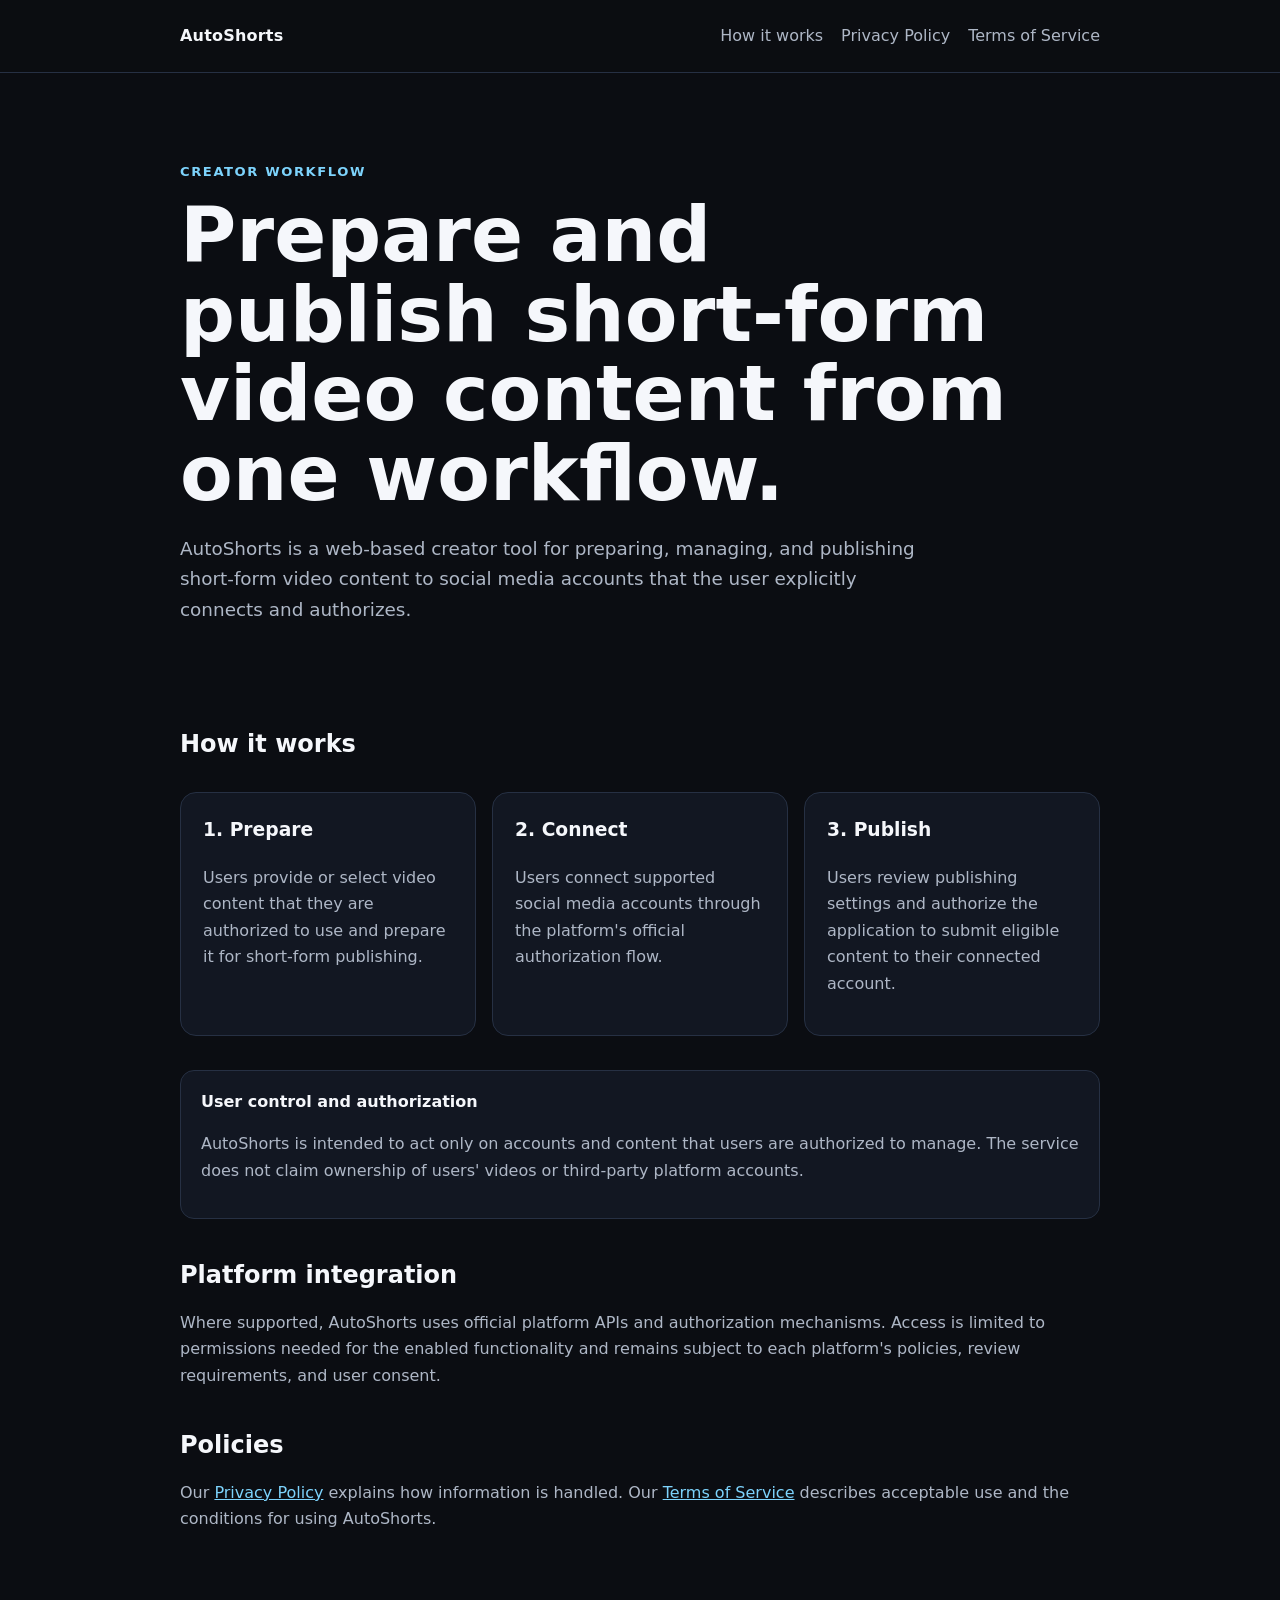
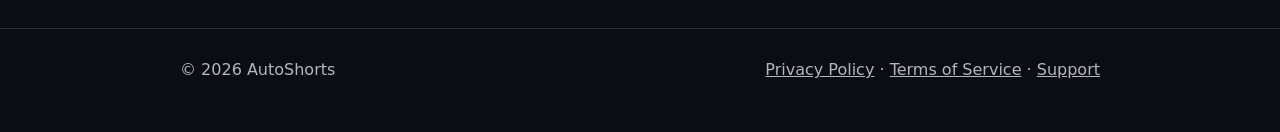
<file: index.html>
<!doctype html>
<html lang="en">
<head>
  <meta charset="utf-8">
  <meta name="viewport" content="width=device-width, initial-scale=1">
  <title>AutoShorts — Short-form video publishing</title>
  <meta name="description" content="Create, manage, and publish short-form video content to connected social media accounts.">
  <link rel="stylesheet" href="styles.css">
</head>
<body>
<header>
  <nav class="wrap">
    <a class="brand" href="./">AutoShorts</a>
    <div class="navlinks">
      <a href="#how-it-works">How it works</a>
      <a href="privacy/">Privacy Policy</a>
      <a href="terms/">Terms of Service</a>
    </div>
  </nav>
</header>

<main>
  <div class="wrap">
    <section class="hero">
      <div class="eyebrow">Creator workflow</div>
      <h1>Prepare and publish short-form video content from one workflow.</h1>
      <p class="lead">AutoShorts is a web-based creator tool for preparing, managing, and publishing short-form video content to social media accounts that the user explicitly connects and authorizes.</p>
    </section>

    <section id="how-it-works">
      <h2>How it works</h2>
      <div class="cards">
        <article class="card">
          <h3>1. Prepare</h3>
          <p>Users provide or select video content that they are authorized to use and prepare it for short-form publishing.</p>
        </article>
        <article class="card">
          <h3>2. Connect</h3>
          <p>Users connect supported social media accounts through the platform's official authorization flow.</p>
        </article>
        <article class="card">
          <h3>3. Publish</h3>
          <p>Users review publishing settings and authorize the application to submit eligible content to their connected account.</p>
        </article>
      </div>

      <div class="notice">
        <strong>User control and authorization</strong>
        <p>AutoShorts is intended to act only on accounts and content that users are authorized to manage. The service does not claim ownership of users' videos or third-party platform accounts.</p>
      </div>

      <h2>Platform integration</h2>
      <p>Where supported, AutoShorts uses official platform APIs and authorization mechanisms. Access is limited to permissions needed for the enabled functionality and remains subject to each platform's policies, review requirements, and user consent.</p>

      <h2>Policies</h2>
      <p>Our <a href="privacy/">Privacy Policy</a> explains how information is handled. Our <a href="terms/">Terms of Service</a> describes acceptable use and the conditions for using AutoShorts.</p>
    </section>
  </div>
</main>

<footer>
  <div class="wrap row">
    <div>© 2026 AutoShorts</div>
    <div>
      <a href="privacy/">Privacy Policy</a> ·
      <a href="terms/">Terms of Service</a> ·
      <a href="https://github.com/touchorbit">Support</a>
    </div>
  </div>
</footer>
</body>
</html>
</file>
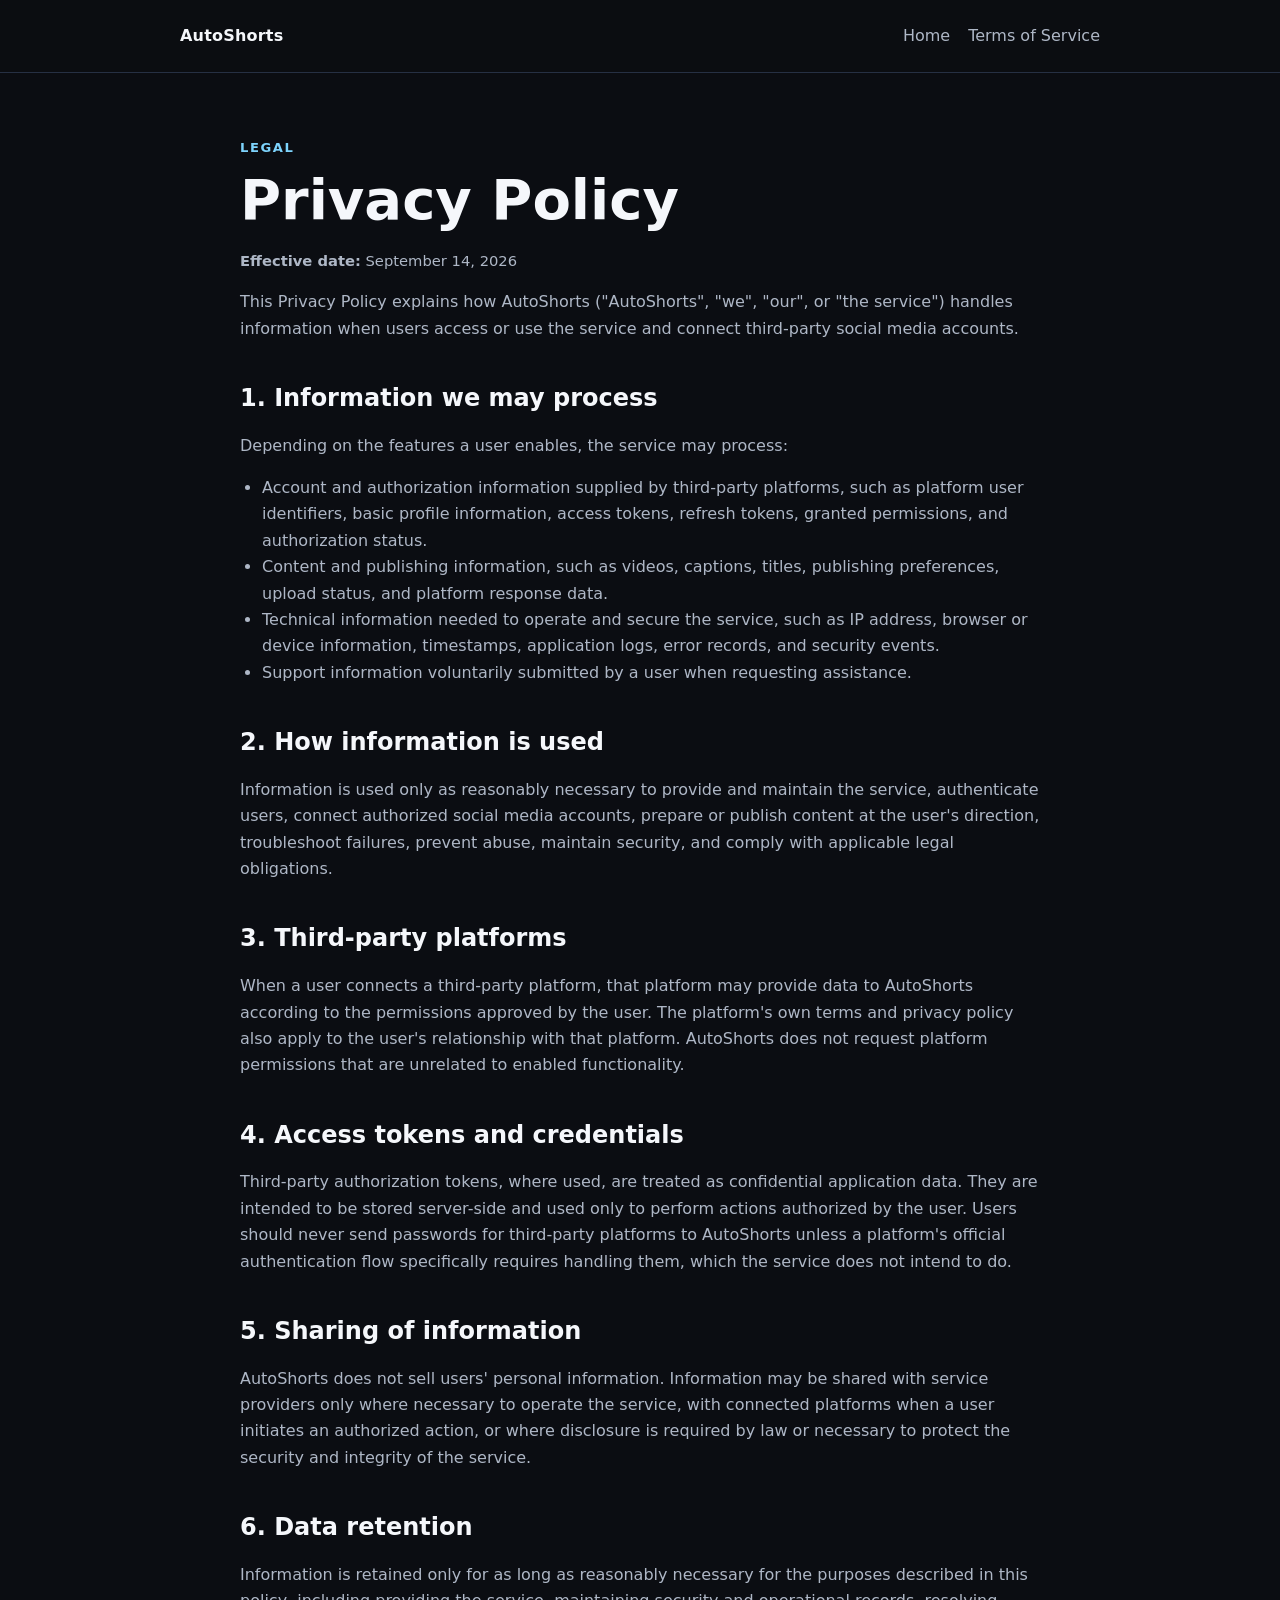
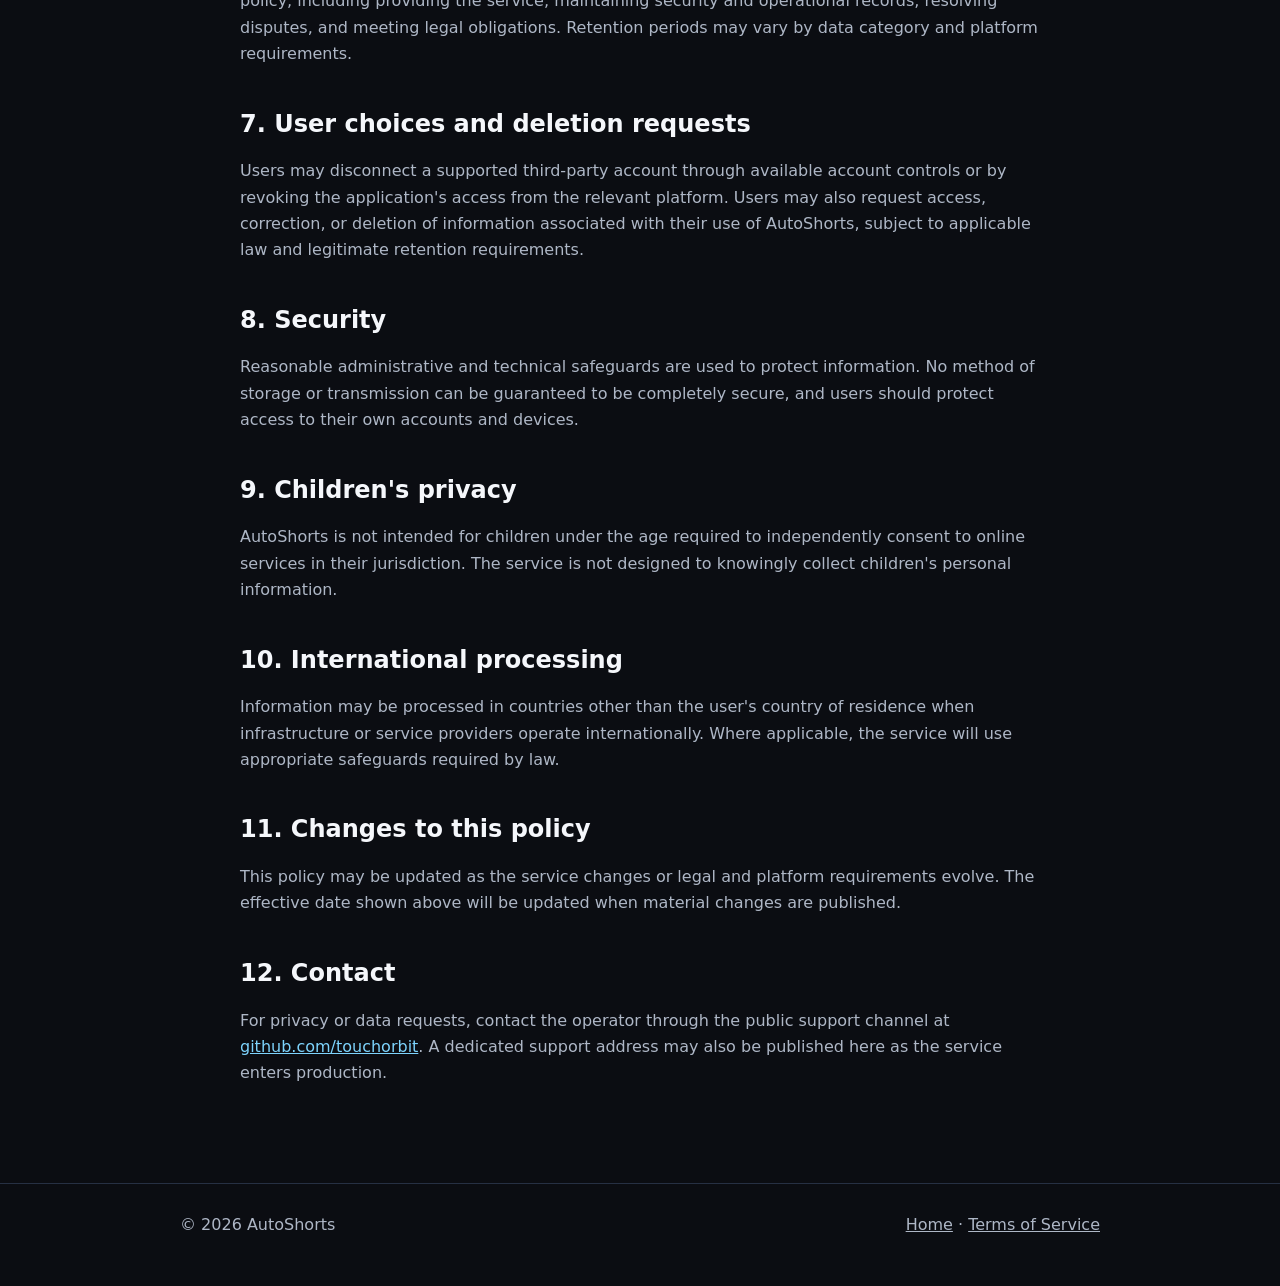
<file: privacy/index.html>
<!doctype html>
<html lang="en">
<head>
  <meta charset="utf-8">
  <meta name="viewport" content="width=device-width, initial-scale=1">
  <title>Privacy Policy — AutoShorts</title>
  <meta name="description" content="Privacy Policy for AutoShorts.">
  <link rel="stylesheet" href="../styles.css">
</head>
<body>
<header>
  <nav class="wrap">
    <a class="brand" href="../">AutoShorts</a>
    <div class="navlinks">
      <a href="../">Home</a>
      <a href="../terms/">Terms of Service</a>
    </div>
  </nav>
</header>

<main>
  <article class="wrap policy">
    <div class="eyebrow">Legal</div>
    <h1>Privacy Policy</h1>
    <p class="small"><strong>Effective date:</strong> September 14, 2026</p>

    <p>This Privacy Policy explains how AutoShorts ("AutoShorts", "we", "our", or "the service") handles information when users access or use the service and connect third-party social media accounts.</p>

    <h2>1. Information we may process</h2>
    <p>Depending on the features a user enables, the service may process:</p>
    <ul>
      <li>Account and authorization information supplied by third-party platforms, such as platform user identifiers, basic profile information, access tokens, refresh tokens, granted permissions, and authorization status.</li>
      <li>Content and publishing information, such as videos, captions, titles, publishing preferences, upload status, and platform response data.</li>
      <li>Technical information needed to operate and secure the service, such as IP address, browser or device information, timestamps, application logs, error records, and security events.</li>
      <li>Support information voluntarily submitted by a user when requesting assistance.</li>
    </ul>

    <h2>2. How information is used</h2>
    <p>Information is used only as reasonably necessary to provide and maintain the service, authenticate users, connect authorized social media accounts, prepare or publish content at the user's direction, troubleshoot failures, prevent abuse, maintain security, and comply with applicable legal obligations.</p>

    <h2>3. Third-party platforms</h2>
    <p>When a user connects a third-party platform, that platform may provide data to AutoShorts according to the permissions approved by the user. The platform's own terms and privacy policy also apply to the user's relationship with that platform. AutoShorts does not request platform permissions that are unrelated to enabled functionality.</p>

    <h2>4. Access tokens and credentials</h2>
    <p>Third-party authorization tokens, where used, are treated as confidential application data. They are intended to be stored server-side and used only to perform actions authorized by the user. Users should never send passwords for third-party platforms to AutoShorts unless a platform's official authentication flow specifically requires handling them, which the service does not intend to do.</p>

    <h2>5. Sharing of information</h2>
    <p>AutoShorts does not sell users' personal information. Information may be shared with service providers only where necessary to operate the service, with connected platforms when a user initiates an authorized action, or where disclosure is required by law or necessary to protect the security and integrity of the service.</p>

    <h2>6. Data retention</h2>
    <p>Information is retained only for as long as reasonably necessary for the purposes described in this policy, including providing the service, maintaining security and operational records, resolving disputes, and meeting legal obligations. Retention periods may vary by data category and platform requirements.</p>

    <h2>7. User choices and deletion requests</h2>
    <p>Users may disconnect a supported third-party account through available account controls or by revoking the application's access from the relevant platform. Users may also request access, correction, or deletion of information associated with their use of AutoShorts, subject to applicable law and legitimate retention requirements.</p>

    <h2>8. Security</h2>
    <p>Reasonable administrative and technical safeguards are used to protect information. No method of storage or transmission can be guaranteed to be completely secure, and users should protect access to their own accounts and devices.</p>

    <h2>9. Children's privacy</h2>
    <p>AutoShorts is not intended for children under the age required to independently consent to online services in their jurisdiction. The service is not designed to knowingly collect children's personal information.</p>

    <h2>10. International processing</h2>
    <p>Information may be processed in countries other than the user's country of residence when infrastructure or service providers operate internationally. Where applicable, the service will use appropriate safeguards required by law.</p>

    <h2>11. Changes to this policy</h2>
    <p>This policy may be updated as the service changes or legal and platform requirements evolve. The effective date shown above will be updated when material changes are published.</p>

    <h2>12. Contact</h2>
    <p>For privacy or data requests, contact the operator through the public support channel at <a href="https://github.com/touchorbit">github.com/touchorbit</a>. A dedicated support address may also be published here as the service enters production.</p>
  </article>
</main>

<footer>
  <div class="wrap row">
    <div>© 2026 AutoShorts</div>
    <div><a href="../">Home</a> · <a href="../terms/">Terms of Service</a></div>
  </div>
</footer>
</body>
</html>
</file>
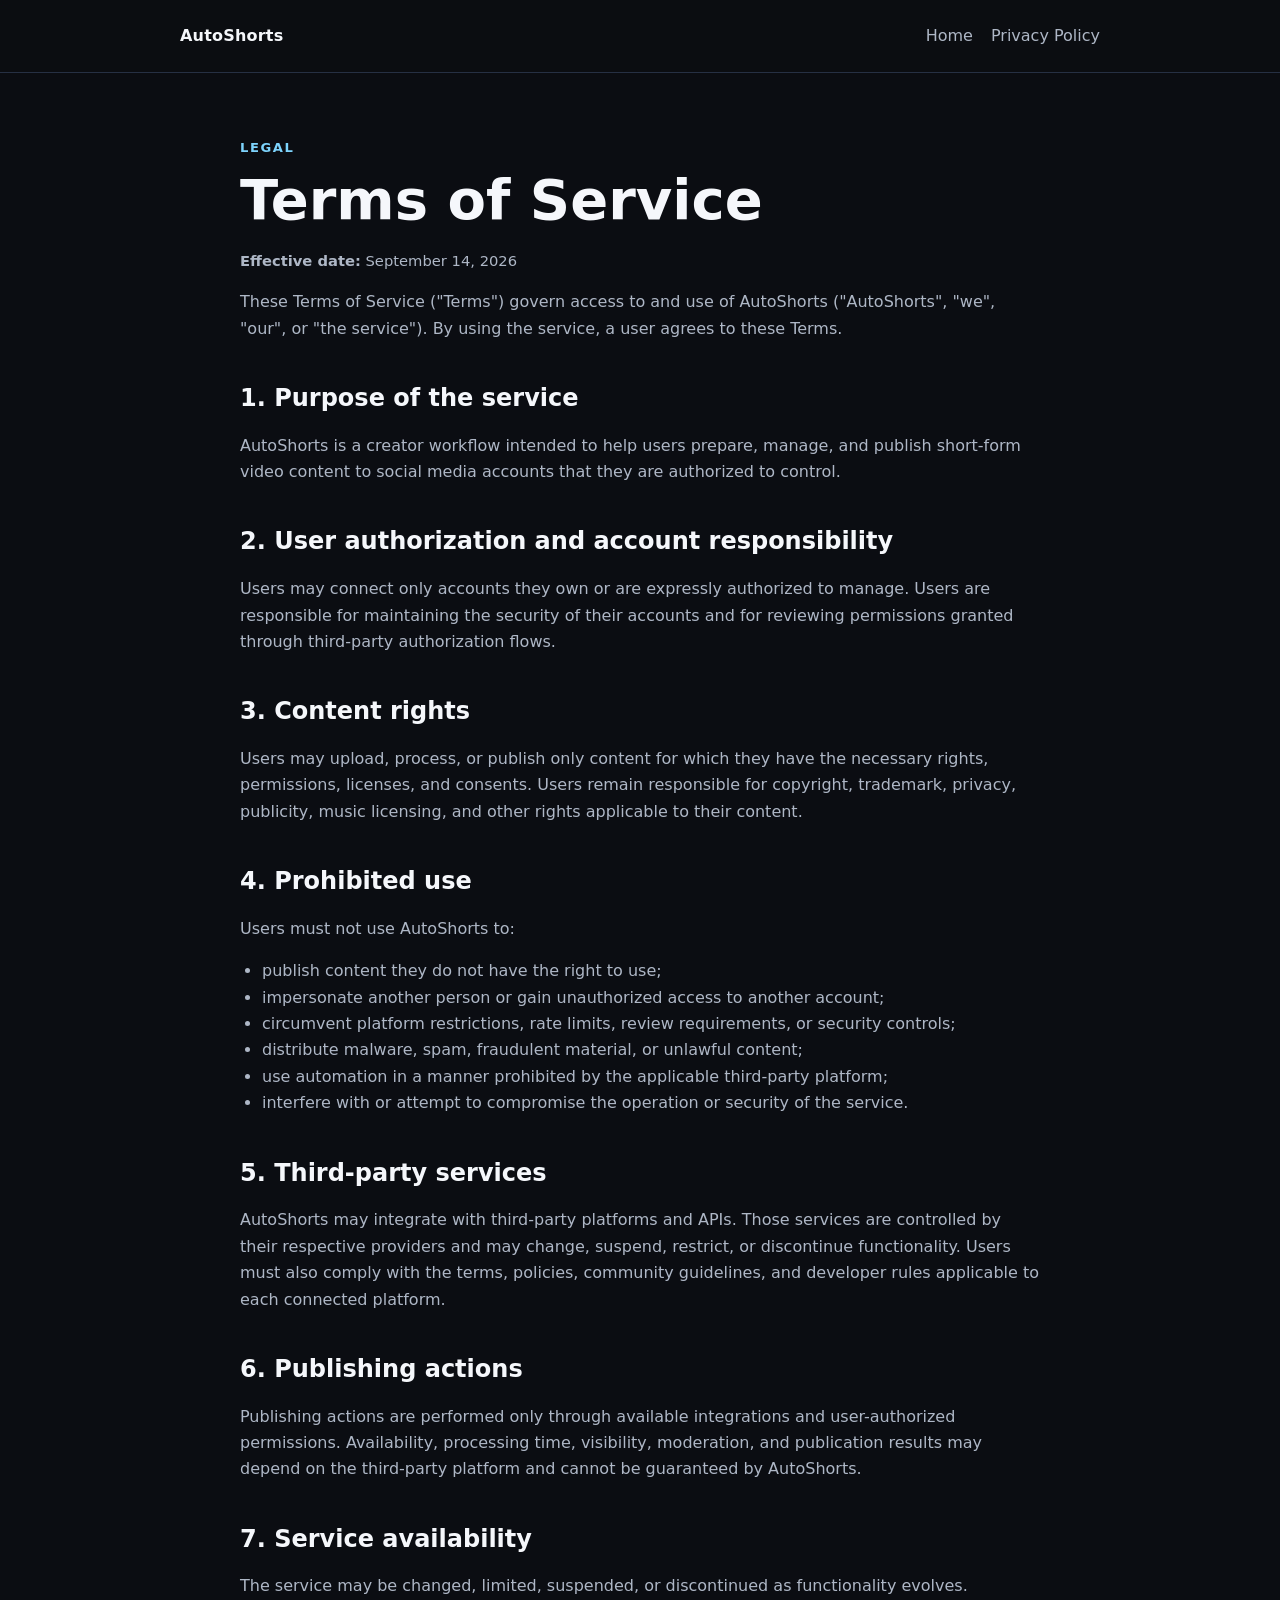
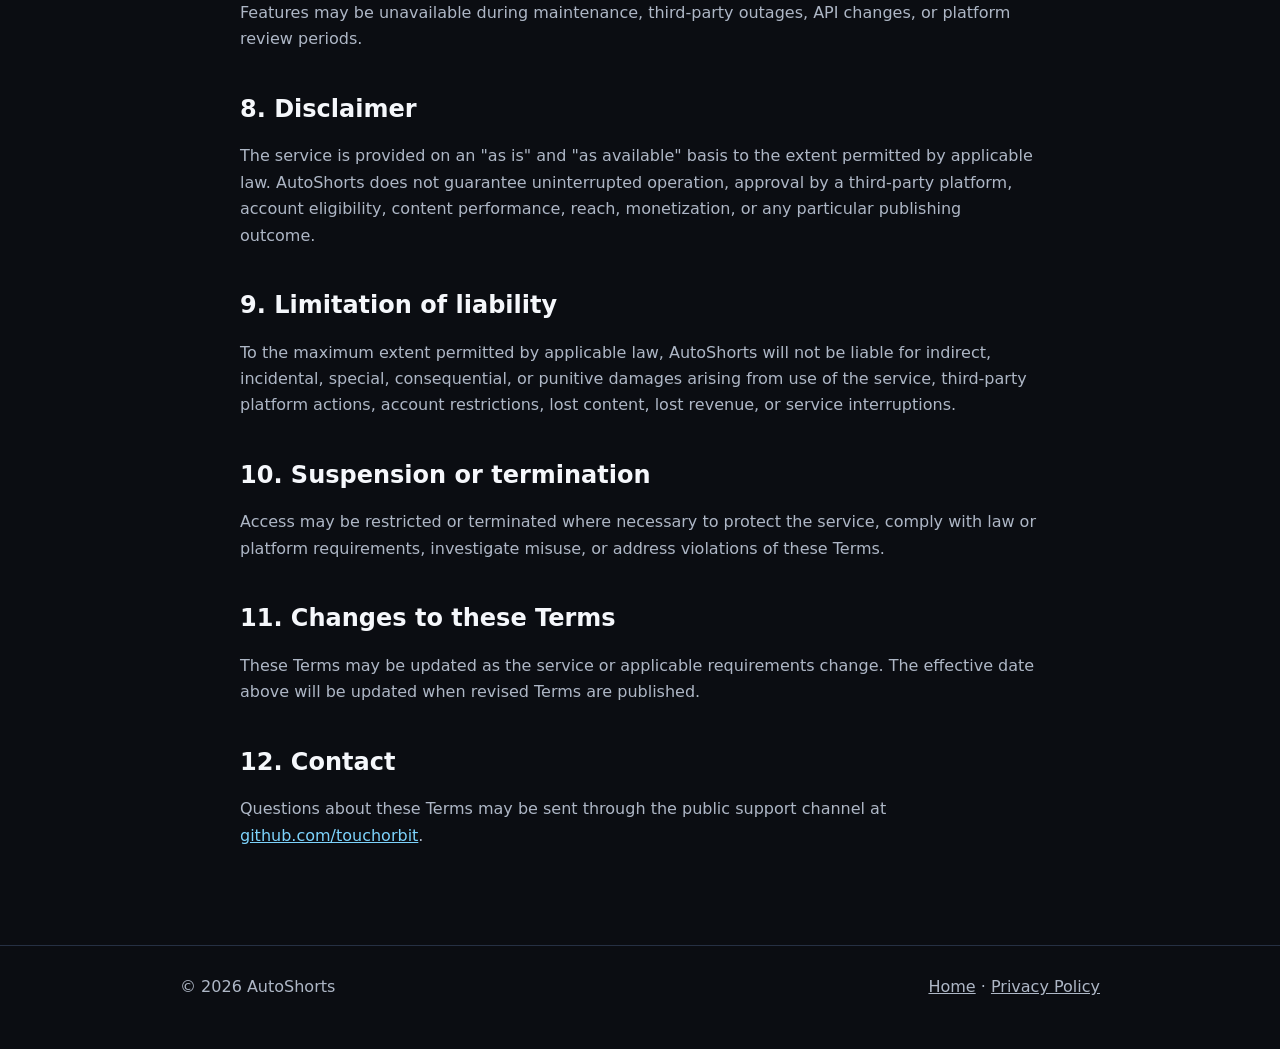
<file: terms/index.html>
<!doctype html>
<html lang="en">
<head>
  <meta charset="utf-8">
  <meta name="viewport" content="width=device-width, initial-scale=1">
  <title>Terms of Service — AutoShorts</title>
  <meta name="description" content="Terms of Service for AutoShorts.">
  <link rel="stylesheet" href="../styles.css">
</head>
<body>
<header>
  <nav class="wrap">
    <a class="brand" href="../">AutoShorts</a>
    <div class="navlinks">
      <a href="../">Home</a>
      <a href="../privacy/">Privacy Policy</a>
    </div>
  </nav>
</header>

<main>
  <article class="wrap policy">
    <div class="eyebrow">Legal</div>
    <h1>Terms of Service</h1>
    <p class="small"><strong>Effective date:</strong> September 14, 2026</p>

    <p>These Terms of Service ("Terms") govern access to and use of AutoShorts ("AutoShorts", "we", "our", or "the service"). By using the service, a user agrees to these Terms.</p>

    <h2>1. Purpose of the service</h2>
    <p>AutoShorts is a creator workflow intended to help users prepare, manage, and publish short-form video content to social media accounts that they are authorized to control.</p>

    <h2>2. User authorization and account responsibility</h2>
    <p>Users may connect only accounts they own or are expressly authorized to manage. Users are responsible for maintaining the security of their accounts and for reviewing permissions granted through third-party authorization flows.</p>

    <h2>3. Content rights</h2>
    <p>Users may upload, process, or publish only content for which they have the necessary rights, permissions, licenses, and consents. Users remain responsible for copyright, trademark, privacy, publicity, music licensing, and other rights applicable to their content.</p>

    <h2>4. Prohibited use</h2>
    <p>Users must not use AutoShorts to:</p>
    <ul>
      <li>publish content they do not have the right to use;</li>
      <li>impersonate another person or gain unauthorized access to another account;</li>
      <li>circumvent platform restrictions, rate limits, review requirements, or security controls;</li>
      <li>distribute malware, spam, fraudulent material, or unlawful content;</li>
      <li>use automation in a manner prohibited by the applicable third-party platform;</li>
      <li>interfere with or attempt to compromise the operation or security of the service.</li>
    </ul>

    <h2>5. Third-party services</h2>
    <p>AutoShorts may integrate with third-party platforms and APIs. Those services are controlled by their respective providers and may change, suspend, restrict, or discontinue functionality. Users must also comply with the terms, policies, community guidelines, and developer rules applicable to each connected platform.</p>

    <h2>6. Publishing actions</h2>
    <p>Publishing actions are performed only through available integrations and user-authorized permissions. Availability, processing time, visibility, moderation, and publication results may depend on the third-party platform and cannot be guaranteed by AutoShorts.</p>

    <h2>7. Service availability</h2>
    <p>The service may be changed, limited, suspended, or discontinued as functionality evolves. Features may be unavailable during maintenance, third-party outages, API changes, or platform review periods.</p>

    <h2>8. Disclaimer</h2>
    <p>The service is provided on an "as is" and "as available" basis to the extent permitted by applicable law. AutoShorts does not guarantee uninterrupted operation, approval by a third-party platform, account eligibility, content performance, reach, monetization, or any particular publishing outcome.</p>

    <h2>9. Limitation of liability</h2>
    <p>To the maximum extent permitted by applicable law, AutoShorts will not be liable for indirect, incidental, special, consequential, or punitive damages arising from use of the service, third-party platform actions, account restrictions, lost content, lost revenue, or service interruptions.</p>

    <h2>10. Suspension or termination</h2>
    <p>Access may be restricted or terminated where necessary to protect the service, comply with law or platform requirements, investigate misuse, or address violations of these Terms.</p>

    <h2>11. Changes to these Terms</h2>
    <p>These Terms may be updated as the service or applicable requirements change. The effective date above will be updated when revised Terms are published.</p>

    <h2>12. Contact</h2>
    <p>Questions about these Terms may be sent through the public support channel at <a href="https://github.com/touchorbit">github.com/touchorbit</a>.</p>
  </article>
</main>

<footer>
  <div class="wrap row">
    <div>© 2026 AutoShorts</div>
    <div><a href="../">Home</a> · <a href="../privacy/">Privacy Policy</a></div>
  </div>
</footer>
</body>
</html>
</file>
<file: styles.css>
:root {
  --bg: #0b0d12;
  --panel: #121722;
  --text: #f5f7fb;
  --muted: #aeb7c6;
  --line: #263043;
  --accent: #7dd3fc;
  --max: 920px;
}
* { box-sizing: border-box; }
html { scroll-behavior: smooth; }
body {
  margin: 0;
  font-family: Inter, ui-sans-serif, system-ui, -apple-system, BlinkMacSystemFont, "Segoe UI", sans-serif;
  background: var(--bg);
  color: var(--text);
  line-height: 1.65;
}
a { color: var(--accent); }
.wrap { width: min(calc(100% - 32px), var(--max)); margin: 0 auto; }
header {
  border-bottom: 1px solid var(--line);
  background: rgba(11,13,18,.94);
}
nav {
  min-height: 72px;
  display: flex;
  align-items: center;
  justify-content: space-between;
  gap: 24px;
}
.brand { color: var(--text); text-decoration: none; font-weight: 800; letter-spacing: .2px; }
.navlinks { display: flex; gap: 18px; flex-wrap: wrap; }
.navlinks a { color: var(--muted); text-decoration: none; }
main { padding: 64px 0 80px; }
.hero { padding: 24px 0 44px; }
.eyebrow { color: var(--accent); font-weight: 700; text-transform: uppercase; letter-spacing: .12em; font-size: .82rem; }
h1 { font-size: clamp(2.3rem, 7vw, 4.8rem); line-height: 1.04; max-width: 850px; margin: 12px 0 20px; }
h2 { margin-top: 42px; line-height: 1.2; }
h3 { margin-top: 28px; }
p, li { color: var(--muted); }
.lead { font-size: 1.15rem; max-width: 760px; }
.cards {
  display: grid;
  grid-template-columns: repeat(3, minmax(0,1fr));
  gap: 16px;
  margin: 34px 0;
}
.card {
  background: var(--panel);
  border: 1px solid var(--line);
  border-radius: 16px;
  padding: 22px;
}
.card h3 { margin-top: 0; color: var(--text); }
.notice {
  border: 1px solid var(--line);
  background: var(--panel);
  border-radius: 14px;
  padding: 18px 20px;
  margin: 24px 0;
}
footer {
  border-top: 1px solid var(--line);
  padding: 28px 0 48px;
  color: var(--muted);
}
footer .row { display: flex; justify-content: space-between; gap: 24px; flex-wrap: wrap; }
footer a { color: var(--muted); }
.policy h1 { font-size: clamp(2rem, 5vw, 3.5rem); }
.policy { max-width: 800px; }
.policy ul { padding-left: 22px; }
.small { font-size: .92rem; }
@media (max-width: 720px) {
  .cards { grid-template-columns: 1fr; }
  nav { align-items: flex-start; flex-direction: column; padding: 18px 0; }
  main { padding-top: 40px; }
}
</file>
